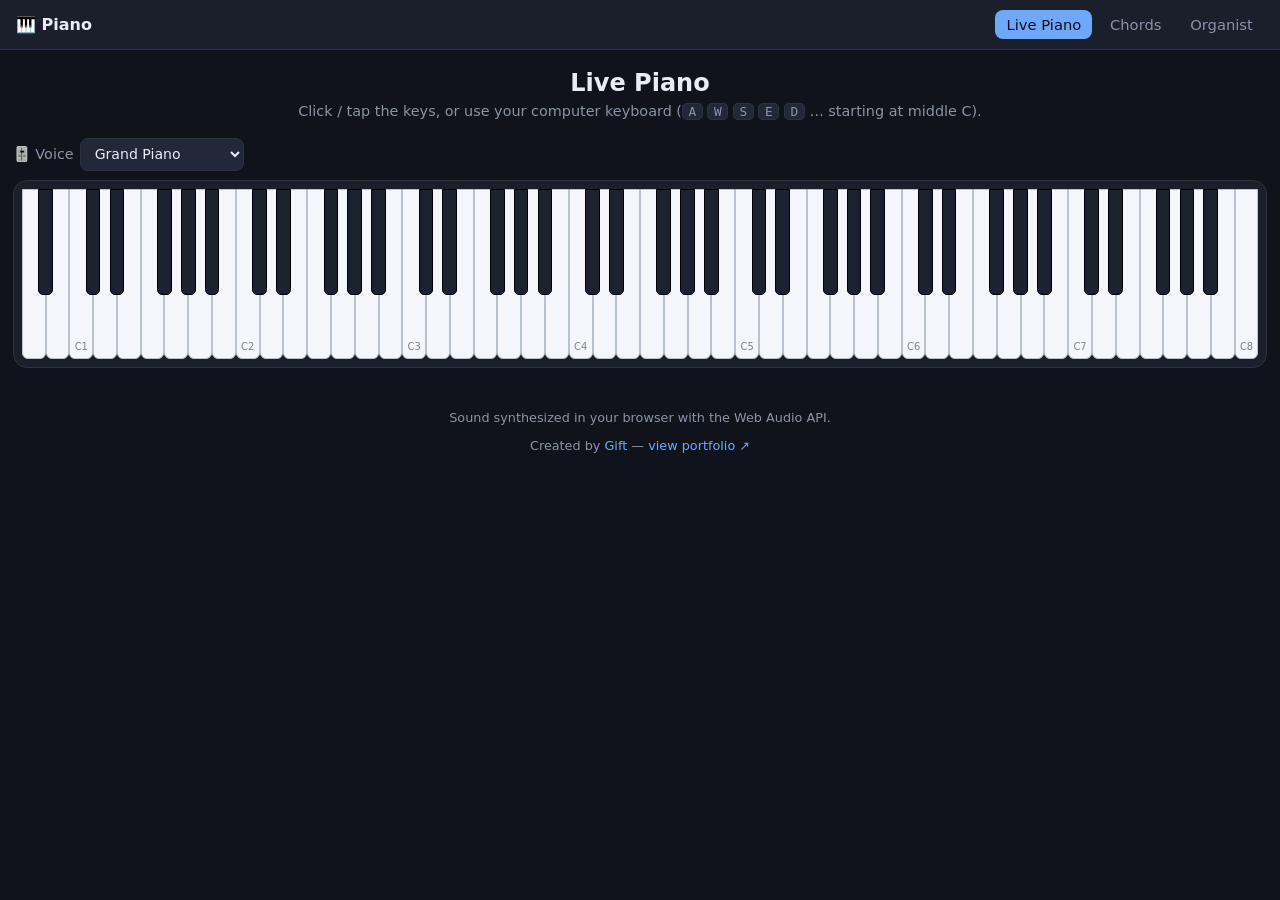
<file: docs/index.html>
<!DOCTYPE html>
<html lang="en">
<head>
  <meta charset="UTF-8" />
  <meta name="viewport" content="width=device-width, initial-scale=1.0" />
  <meta name="theme-color" content="#11131a" />
  <title>🎹 Live Piano</title>
  <link rel="stylesheet" href="./style.css" />
</head>
<body>
  <nav class="nav">
    <span class="brand">🎹 Piano</span>
    <a href="./" class="active">Live Piano</a>
    <a href="./chords">Chords</a>
    <a href="./organist">Organist</a>
  </nav>

  <header>
    <h1>Live Piano</h1>
    <p class="sub">Click / tap the keys, or use your computer keyboard
      (<kbd>A</kbd> <kbd>W</kbd> <kbd>S</kbd> <kbd>E</kbd> <kbd>D</kbd> … starting at middle C).</p>
  </header>

  <main>
    <div class="controls">
      <label>🎚️ Voice
        <select id="voice"></select>
      </label>
    </div>
    <div class="kb-wrap">
      <div id="keyboard"></div>
    </div>
  </main>

  <footer>
    <p>Sound synthesized in your browser with the Web Audio API.</p>
    <p class="credit">Created by
      <a href="https://giftlin27.github.io/GiftPortfolio/" target="_blank" rel="noopener">Gift</a>
      — <a href="https://giftlin27.github.io/GiftPortfolio/" target="_blank" rel="noopener">view portfolio ↗</a>
    </p>
  </footer>
  <script type="module" src="./piano-page.js"></script>
</body>
</html>
</file>
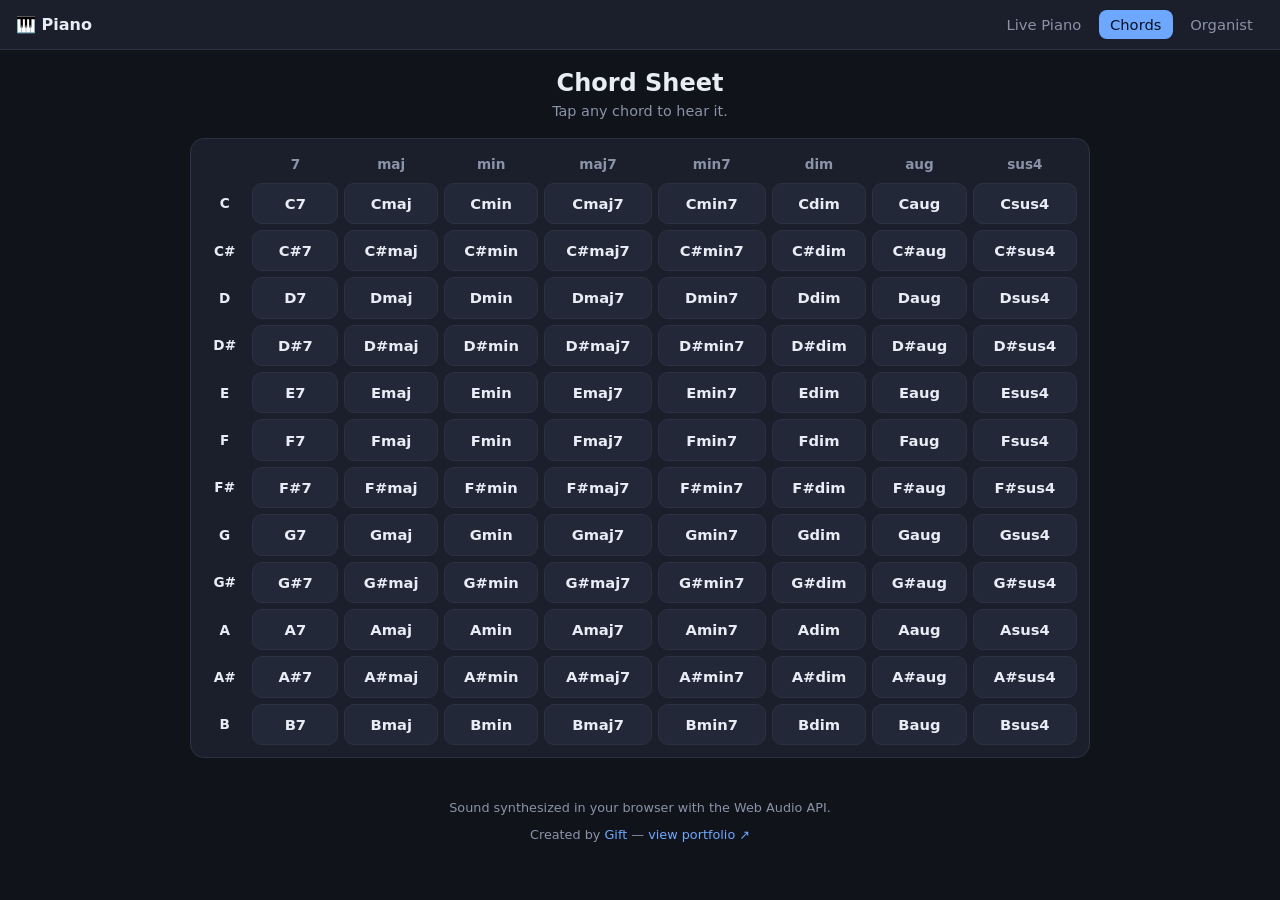
<file: docs/chords.html>
<!DOCTYPE html>
<html lang="en">
<head>
  <meta charset="UTF-8" />
  <meta name="viewport" content="width=device-width, initial-scale=1.0" />
  <meta name="theme-color" content="#11131a" />
  <title>🎵 Chords</title>
  <link rel="stylesheet" href="./style.css" />
</head>
<body>
  <nav class="nav">
    <span class="brand">🎹 Piano</span>
    <a href="./">Live Piano</a>
    <a href="./chords" class="active">Chords</a>
    <a href="./organist">Organist</a>
  </nav>

  <header>
    <h1>Chord Sheet</h1>
    <p class="sub">Tap any chord to hear it.</p>
  </header>

  <main>
    <div class="grid-wrap">
      <table id="grid" aria-label="Chord grid"></table>
    </div>
  </main>

  <footer>
    <p>Sound synthesized in your browser with the Web Audio API.</p>
    <p class="credit">Created by
      <a href="https://giftlin27.github.io/GiftPortfolio/" target="_blank" rel="noopener">Gift</a>
      — <a href="https://giftlin27.github.io/GiftPortfolio/" target="_blank" rel="noopener">view portfolio ↗</a>
    </p>
  </footer>
  <script type="module" src="./app.js"></script>
</body>
</html>
</file>
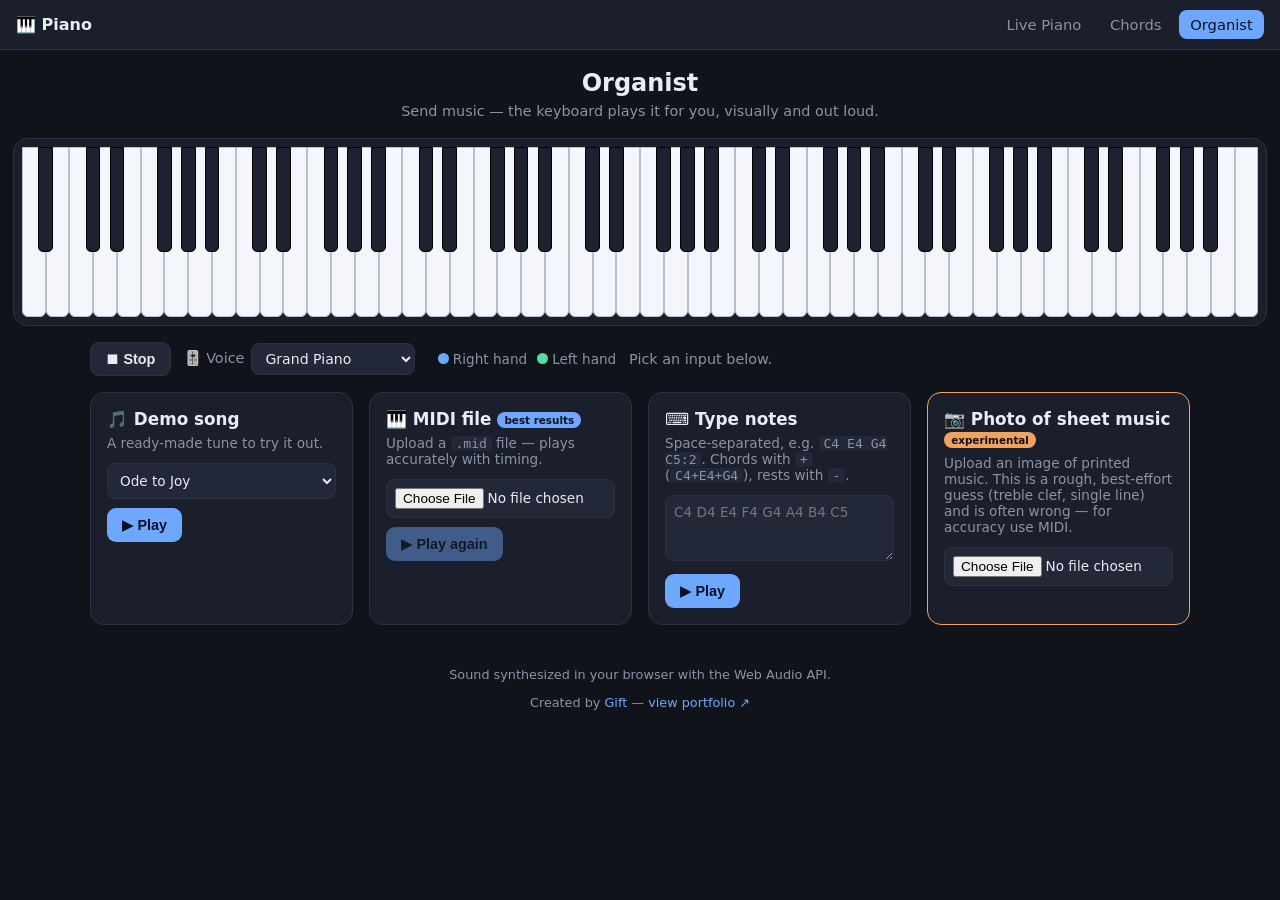
<file: docs/organist.html>
<!DOCTYPE html>
<html lang="en">
<head>
  <meta charset="UTF-8" />
  <meta name="viewport" content="width=device-width, initial-scale=1.0" />
  <meta name="theme-color" content="#11131a" />
  <title>🎼 Organist</title>
  <link rel="stylesheet" href="./style.css" />
</head>
<body>
  <nav class="nav">
    <span class="brand">🎹 Piano</span>
    <a href="./">Live Piano</a>
    <a href="./chords">Chords</a>
    <a href="./organist" class="active">Organist</a>
  </nav>

  <header>
    <h1>Organist</h1>
    <p class="sub">Send music — the keyboard plays it for you, visually and out loud.</p>
  </header>

  <main class="organist">
    <div class="kb-wrap">
      <div id="keyboard"></div>
    </div>

    <div class="transport">
      <button id="stop" class="btn">⏹ Stop</button>
      <label class="voice-label">🎚️ Voice
        <select id="voice"></select>
      </label>
      <span class="legend">
        <span class="dot right"></span>Right hand
        <span class="dot left"></span>Left hand
      </span>
      <span id="status" class="status">Pick an input below.</span>
    </div>

    <div class="cards">
      <section class="card">
        <h2>🎵 Demo song</h2>
        <p>A ready-made tune to try it out.</p>
        <select id="demo-select"></select>
        <button id="demo-play" class="btn primary">▶ Play</button>
      </section>

      <section class="card">
        <h2>🎹 MIDI file <span class="tag">best results</span></h2>
        <p>Upload a <code>.mid</code> file — plays accurately with timing.</p>
        <input type="file" id="midi-file" accept=".mid,.midi,audio/midi" />
        <button id="midi-play" class="btn primary" disabled>▶ Play again</button>
      </section>

      <section class="card">
        <h2>⌨️ Type notes</h2>
        <p>Space-separated, e.g. <code>C4 E4 G4 C5:2</code>. Chords with
          <code>+</code> (<code>C4+E4+G4</code>), rests with <code>-</code>.</p>
        <textarea id="text-input" rows="3"
          placeholder="C4 D4 E4 F4 G4 A4 B4 C5"></textarea>
        <button id="text-play" class="btn primary">▶ Play</button>
      </section>

      <section class="card experimental">
        <h2>📷 Photo of sheet music <span class="tag warn">experimental</span></h2>
        <p>Upload an image of printed music. This is a rough, best-effort
          guess (treble clef, single line) and is often wrong — for accuracy
          use MIDI.</p>
        <input type="file" id="image-file" accept="image/*" />
      </section>
    </div>
  </main>

  <footer>
    <p>Sound synthesized in your browser with the Web Audio API.</p>
    <p class="credit">Created by
      <a href="https://giftlin27.github.io/GiftPortfolio/" target="_blank" rel="noopener">Gift</a>
      — <a href="https://giftlin27.github.io/GiftPortfolio/" target="_blank" rel="noopener">view portfolio ↗</a>
    </p>
  </footer>
  <script type="module" src="./organist-page.js"></script>
</body>
</html>
</file>
<file: docs/style.css>
:root {
  --bg: #11131a;
  --panel: #1b1f2b;
  --line: #2c3243;
  --text: #e8ecf5;
  --muted: #8a93a8;
  --accent: #6ea8fe;
  --accent-press: #b7d0ff;
  --warn: #f0a35e;
}

* { box-sizing: border-box; }

html, body {
  margin: 0;
  background: var(--bg);
  color: var(--text);
  font-family: system-ui, -apple-system, "Segoe UI", Roboto, sans-serif;
  -webkit-text-size-adjust: 100%;
  -webkit-tap-highlight-color: transparent;
}

/* --- Nav --------------------------------------------------------------- */
.nav {
  display: flex;
  align-items: center;
  gap: 0.4rem;
  padding: 0.6rem 1rem;
  background: var(--panel);
  border-bottom: 1px solid var(--line);
  position: sticky;
  top: 0;
  z-index: 10;
}
.nav .brand { font-weight: 700; margin-right: auto; }
.nav a {
  color: var(--muted);
  text-decoration: none;
  padding: 0.4rem 0.7rem;
  border-radius: 8px;
  font-size: 0.92rem;
}
.nav a:hover { background: #232838; color: var(--text); }
.nav a.active { background: var(--accent); color: #0b1020; }

header { text-align: center; padding: 1.2rem 1rem 0.4rem; }
h1 { margin: 0; font-size: 1.5rem; }
.sub { margin: 0.35rem 0 0; color: var(--muted); font-size: 0.9rem; }
kbd {
  background: #232838; border: 1px solid var(--line); border-radius: 5px;
  padding: 0 0.35rem; font-size: 0.8rem;
}

main { padding: 0.8rem; display: flex; flex-direction: column; align-items: center; }

/* --- Voice / control selectors --------------------------------------- */
.controls {
  width: 100%; max-width: 1300px; margin-bottom: 0.6rem;
  display: flex; gap: 0.6rem; align-items: center;
}
.controls label, .voice-label {
  display: inline-flex; align-items: center; gap: 0.4rem;
  color: var(--muted); font-size: 0.9rem;
}
select {
  background: #232838; color: var(--text); border: 1px solid var(--line);
  border-radius: 8px; padding: 0.4rem 0.6rem; font-family: inherit; font-size: 0.88rem;
}

/* --- Chord grid ------------------------------------------------------- */
.grid-wrap {
  width: 100%; max-width: 900px; overflow-x: auto;
  border-radius: 14px; border: 1px solid var(--line); background: var(--panel);
}
table { border-collapse: separate; border-spacing: 6px; width: 100%; padding: 6px; }
th { color: var(--muted); font-weight: 600; font-size: 0.85rem; padding: 0.3rem; }
th.root { color: var(--text); position: sticky; left: 0; background: var(--panel); z-index: 1; }
td.chord {
  text-align: center; padding: 0.7rem 0.4rem; min-width: 64px;
  background: #232838; border: 1px solid var(--line); border-radius: 10px;
  font-size: 0.92rem; font-weight: 600; color: var(--text);
  cursor: pointer; user-select: none;
  transition: background 0.12s ease, transform 0.05s ease;
}
td.chord:hover { background: #2b3146; }
td.chord.active {
  background: var(--accent); color: #0b1020; transform: scale(0.95);
  box-shadow: 0 0 0 2px var(--accent-press);
}

/* --- Piano keyboard --------------------------------------------------- */
.kb-wrap {
  width: 100%; max-width: 1300px;
  border-radius: 14px; border: 1px solid var(--line); background: var(--panel);
  padding: 8px;
}
.kb {
  position: relative;
  display: flex;
  height: 170px;
  width: 100%;             /* all keys fit on screen, no horizontal scroll */
  user-select: none;
  touch-action: none;
}
.key {
  cursor: pointer;
  border-radius: 0 0 6px 6px;
}
.key.white {
  flex: 1 0 0;
  background: #f4f6fb;
  border: 1px solid #b9c0cf;
  display: flex; align-items: flex-end; justify-content: center;
  position: relative; z-index: 1;
}
.key.white .label {
  font-size: 0.62rem; color: #7a8395; margin-bottom: 6px;
  pointer-events: none;
}
.key.black {
  position: absolute; top: 0; height: 62%;
  background: #1d2230; border: 1px solid #000; border-radius: 0 0 5px 5px;
  z-index: 2;
}
.key.white.down { background: var(--accent-press); }
.key.black.down { background: #3a4870; }
/* Playback highlight, coloured by hand. */
.key.white.playing { background: var(--accent); }
.key.black.playing { background: #5a7fd6; }
.key.white.playing.right { background: #6ea8fe; }
.key.black.playing.right { background: #3f6fd0; }
.key.white.playing.left  { background: #57d9a3; }
.key.black.playing.left  { background: #2f9e76; }

/* Hand legend */
.legend { color: var(--muted); font-size: 0.85rem; display: inline-flex; align-items: center; }
.dot { width: 11px; height: 11px; border-radius: 50%; display: inline-block; margin: 0 4px 0 10px; }
.dot.right { background: #6ea8fe; }
.dot.left { background: #57d9a3; }

/* --- Organist --------------------------------------------------------- */
.organist { gap: 1rem; }
.transport {
  display: flex; align-items: center; gap: 0.8rem; flex-wrap: wrap;
  width: 100%; max-width: 1100px;
}
.status { color: var(--muted); font-size: 0.9rem; }
.btn {
  background: #232838; color: var(--text); border: 1px solid var(--line);
  border-radius: 9px; padding: 0.5rem 0.9rem; font-size: 0.9rem;
  font-weight: 600; cursor: pointer;
}
.btn:hover { background: #2b3146; }
.btn.primary { background: var(--accent); color: #0b1020; border-color: transparent; }
.btn:disabled { opacity: 0.45; cursor: not-allowed; }
.btn:disabled:hover { background: var(--accent); }

.cards {
  display: grid; gap: 1rem; width: 100%; max-width: 1100px;
  grid-template-columns: repeat(auto-fit, minmax(240px, 1fr));
}
.card {
  background: var(--panel); border: 1px solid var(--line);
  border-radius: 14px; padding: 1rem;
}
.card h2 { margin: 0 0 0.4rem; font-size: 1.05rem; }
.card p { margin: 0 0 0.7rem; color: var(--muted); font-size: 0.85rem; }
.card code {
  background: #232838; padding: 0 0.3rem; border-radius: 4px; font-size: 0.82rem;
}
.card select, .card input[type=file], .card textarea {
  width: 100%; background: #232838; color: var(--text);
  border: 1px solid var(--line); border-radius: 8px; padding: 0.5rem;
  margin-bottom: 0.6rem; font-family: inherit; font-size: 0.85rem;
}
.card.experimental { border-color: var(--warn); }
.tag {
  font-size: 0.65rem; font-weight: 700; padding: 0.1rem 0.45rem;
  border-radius: 999px; background: var(--accent); color: #0b1020; vertical-align: middle;
}
.tag.warn { background: var(--warn); }

footer { text-align: center; color: var(--muted); font-size: 0.8rem; padding: 1rem; }
footer .credit { margin-top: 0.3rem; }
footer .credit a { color: var(--accent); text-decoration: none; }
footer .credit a:hover { text-decoration: underline; }

@media (max-width: 480px) {
  h1 { font-size: 1.3rem; }
  td.chord { min-width: 56px; padding: 0.6rem 0.3rem; font-size: 0.82rem; }
  .kb { height: 150px; }
}
</file>
